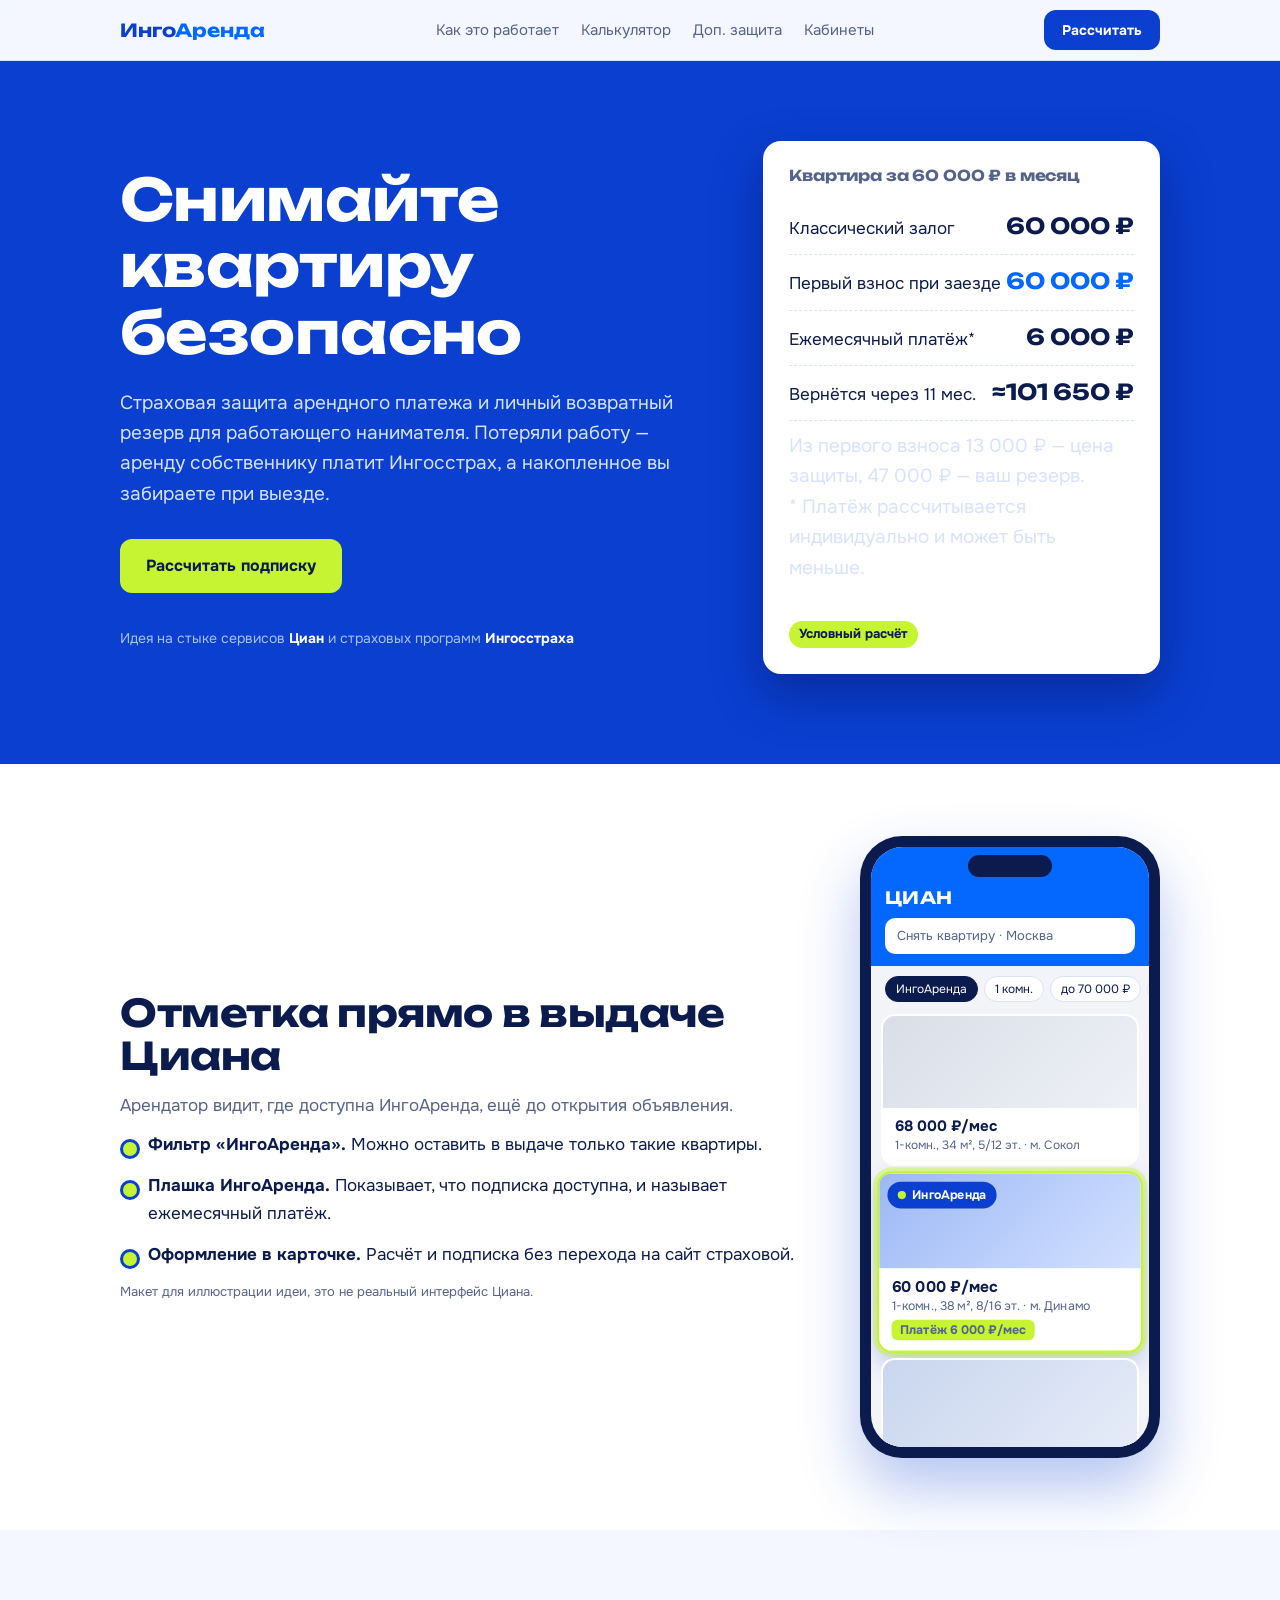
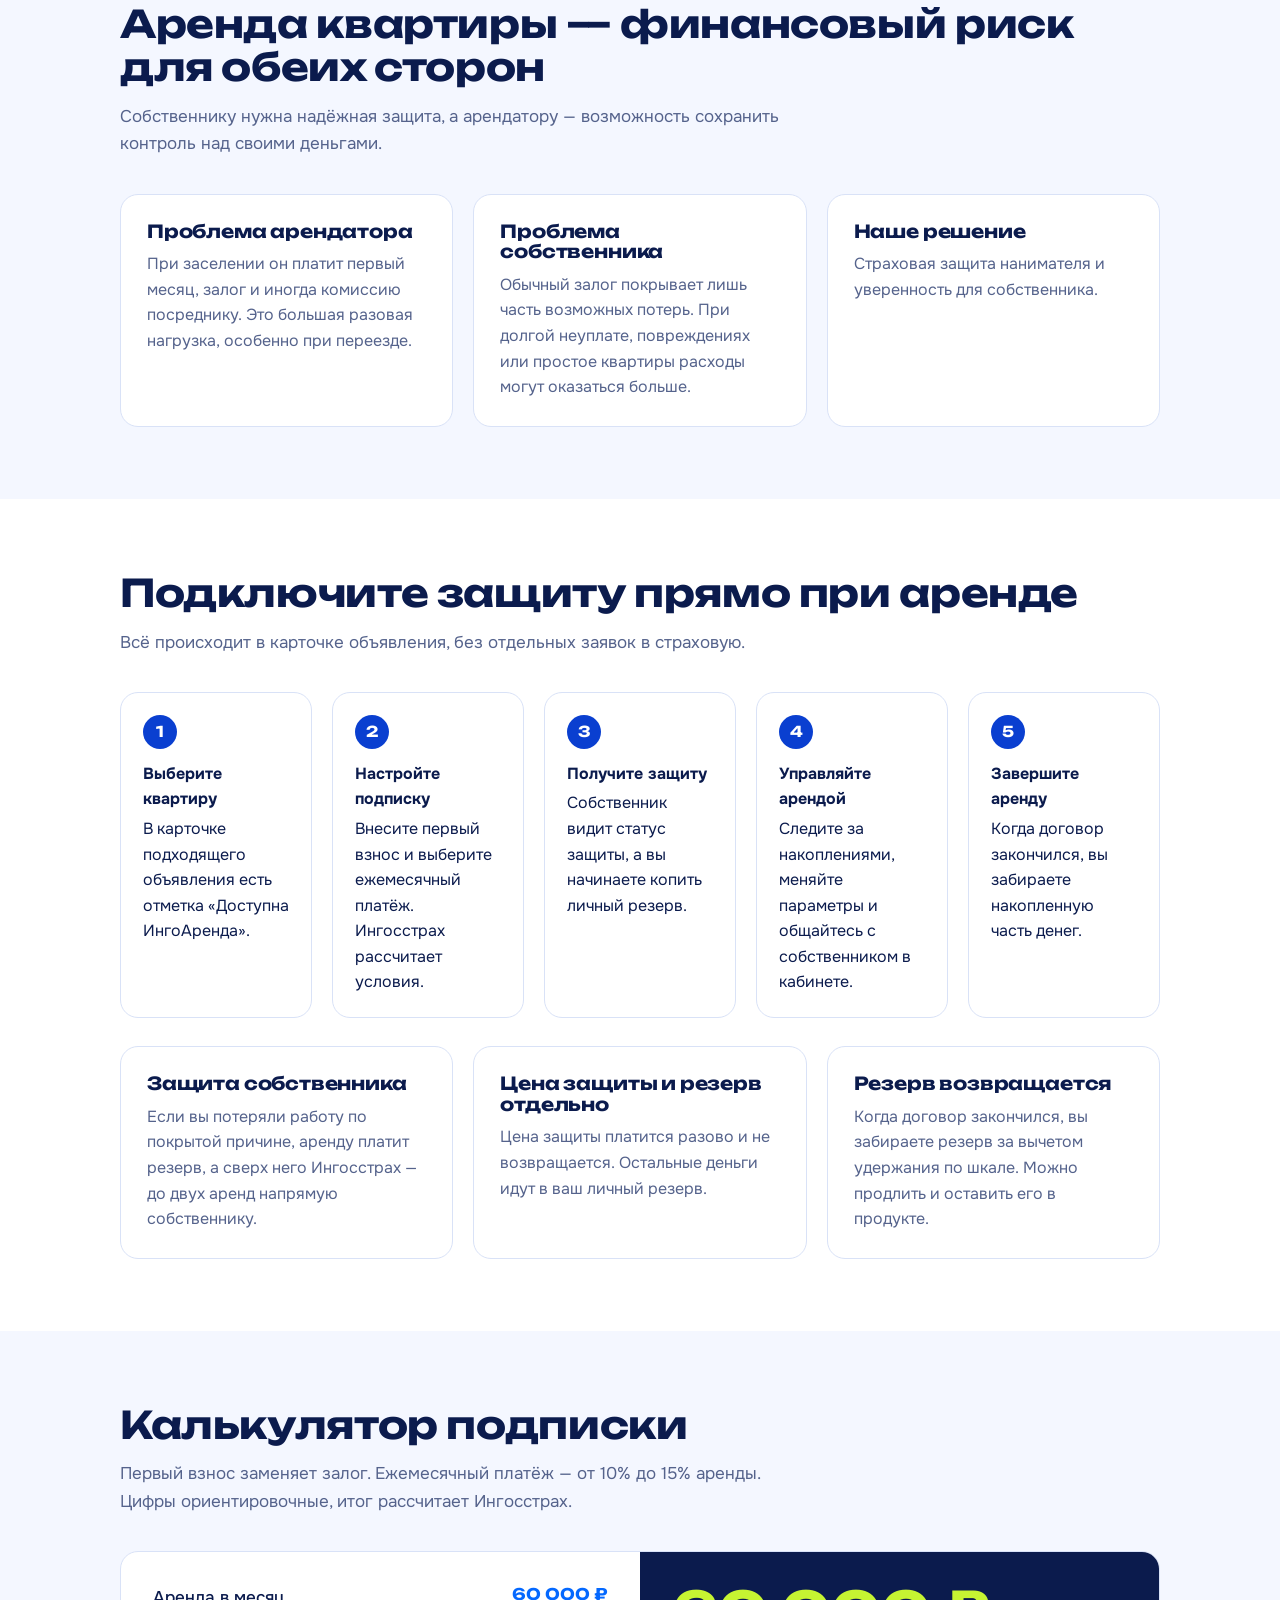
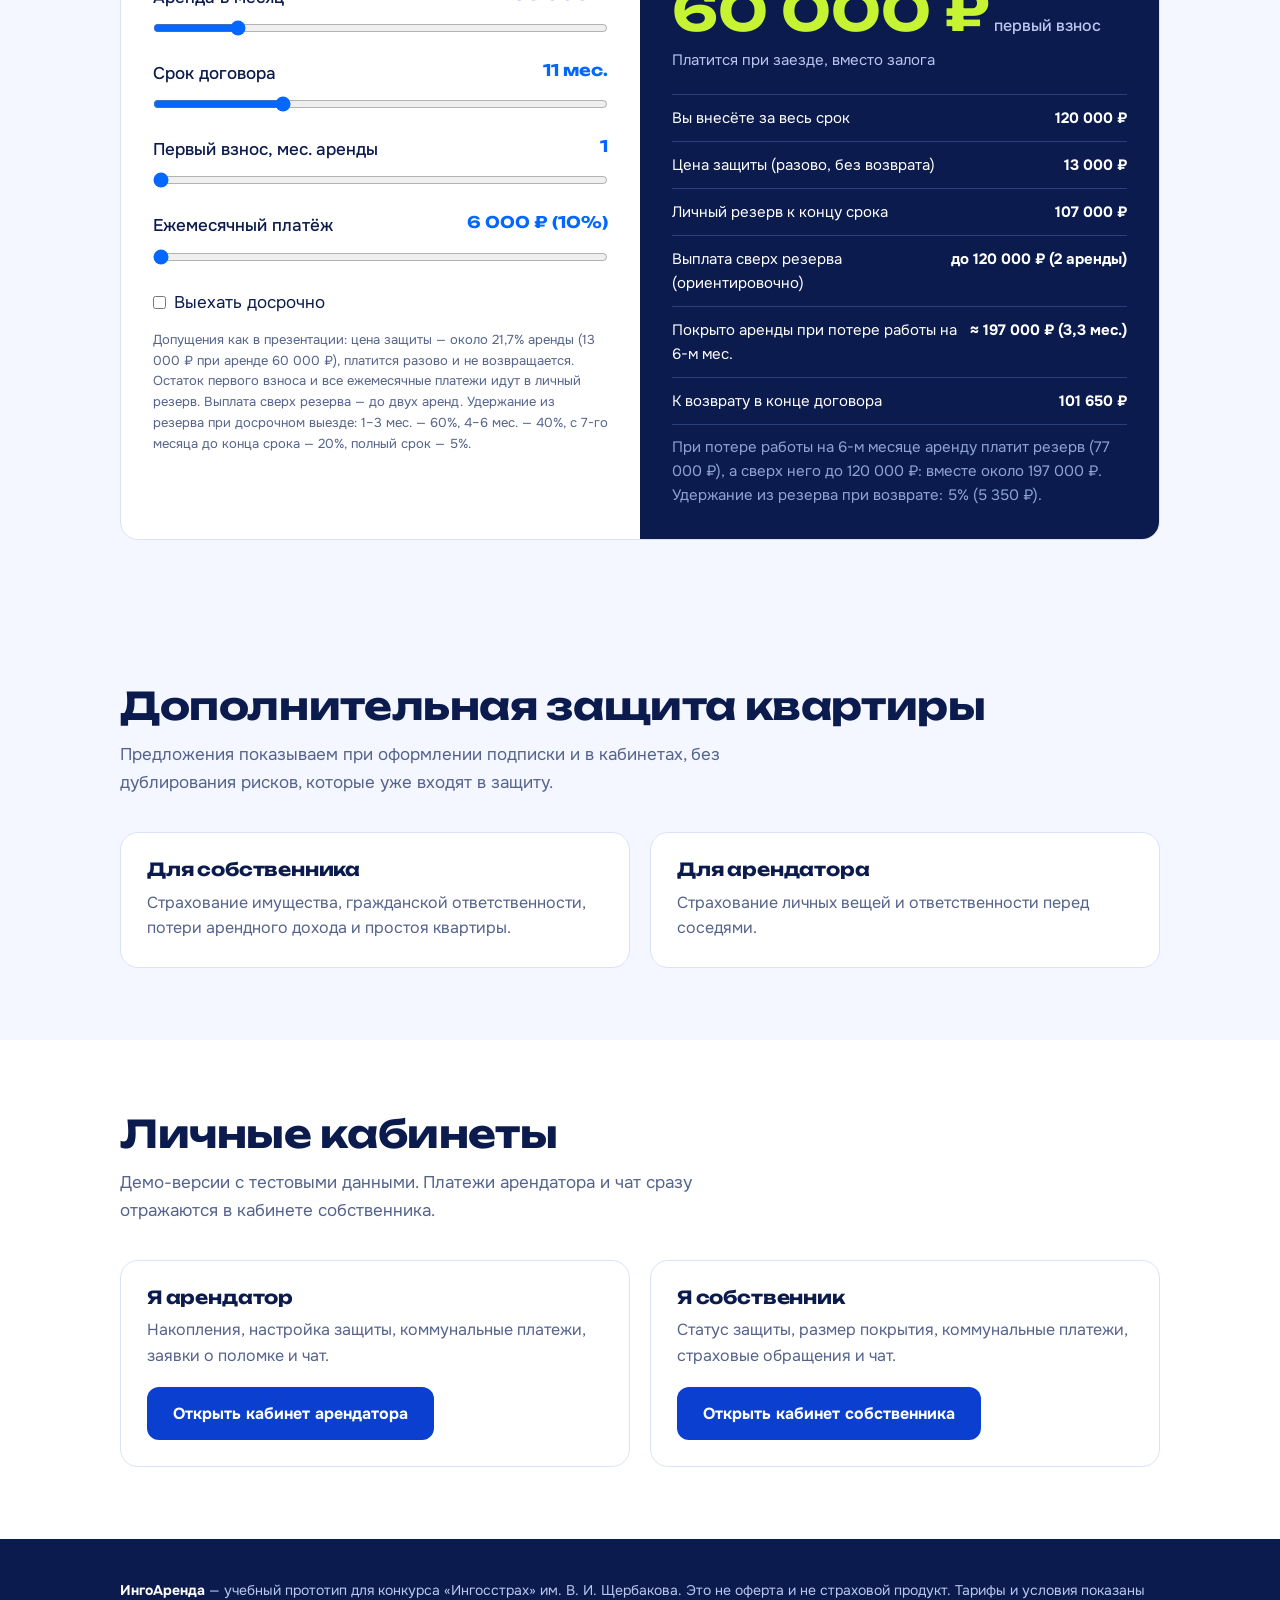
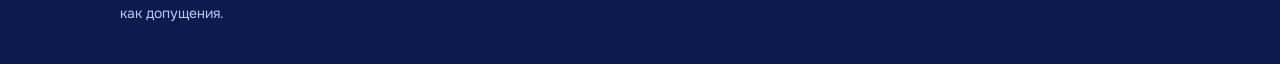
<file: index.html>
<!DOCTYPE html>
<html lang="ru">
<head>
<meta charset="utf-8">
<meta name="viewport" content="width=device-width, initial-scale=1">
<title>ИнгоАренда — снимать квартиру безопасно</title>
<meta name="description" content="Страхово-накопительная подписка для аренды: защита собственника и накопления арендатора. Совместная идея Циана и Ингосстраха.">
<link rel="icon" href="data:image/svg+xml,<svg xmlns='http://www.w3.org/2000/svg' viewBox='0 0 100 100'><text y='.9em' font-size='90'>🔑</text></svg>">
<link rel="preconnect" href="https://fonts.googleapis.com">
<link rel="preconnect" href="https://fonts.gstatic.com" crossorigin>
<link href="https://fonts.googleapis.com/css2?family=Onest:wght@400;500;700&family=Unbounded:wght@500;700&display=swap" rel="stylesheet">
<style>
:root{--ink:#0B1B4D;--ingos:#0A3FD0;--cian:#0468FF;--cyan:#3CC8FF;--lime:#C6F432;--bg:#F4F7FF;--card:#fff;--line:#D9E2F7;--mute:#55638C;--r:18px}
*{box-sizing:border-box;margin:0}
html{scroll-behavior:smooth}
body{font:400 17px/1.6 Onest,system-ui,sans-serif;color:var(--ink);background:var(--bg)}
h1,h2,h3{font-family:Unbounded,Onest,sans-serif;font-weight:700;line-height:1.15;letter-spacing:-.01em}
a{color:inherit}
.wrap{max-width:1080px;margin:0 auto;padding:0 20px}
section{padding:72px 0}
h2{font-size:clamp(26px,4vw,38px);margin-bottom:14px}
.lead{color:var(--mute);max-width:60ch;margin-bottom:36px}
header{position:sticky;top:0;z-index:5;background:rgba(244,247,255,.92);backdrop-filter:blur(8px);border-bottom:1px solid var(--line)}
nav{display:flex;align-items:center;justify-content:space-between;height:60px}
.logo{font:700 18px Unbounded,sans-serif;text-decoration:none;color:var(--ingos)}
.logo span{color:var(--cian)}
nav ul{display:flex;gap:22px;list-style:none;padding:0;font-size:15px}
nav a{text-decoration:none;color:var(--mute)}nav a:hover{color:var(--ink)}
.btn{display:inline-block;background:var(--ingos);color:#fff;padding:14px 26px;border-radius:12px;font-weight:700;text-decoration:none;border:0;cursor:pointer;font-size:16px;font-family:inherit}
.btn:hover{background:var(--cian)}
:focus-visible{outline:3px solid var(--cyan);outline-offset:2px}
.hero{background:var(--ingos);color:#fff;padding:80px 0 90px;overflow:hidden}
.hero-grid{display:grid;grid-template-columns:1.2fr .8fr;gap:48px;align-items:center}
.hero h1{font-size:clamp(32px,5.6vw,58px);margin-bottom:22px}
.hero p{font-size:19px;color:#D6E2FF;max-width:48ch;margin-bottom:30px}
.hero .btn{background:var(--lime);color:var(--ink)}
.hero .btn:hover{background:#fff}
.partners{margin-top:34px;font-size:14px;color:#A9C0FF}
.partners b{color:#fff}
.swap{background:#fff;color:var(--ink);border-radius:var(--r);padding:26px;box-shadow:0 20px 50px rgba(0,10,60,.35)}
.swap h3{font-size:15px;color:var(--mute);margin-bottom:16px}
.row{display:flex;justify-content:space-between;align-items:baseline;padding:12px 0;border-bottom:1px dashed var(--line)}
.row:last-child{border:0}
.row s{color:var(--mute)}
.row strong{font:700 22px Unbounded,sans-serif}
.row.new strong{color:var(--cian)}
.tag{display:inline-block;background:var(--lime);padding:3px 10px;border-radius:99px;font-size:13px;font-weight:700;margin-top:8px}
.grid3{display:grid;grid-template-columns:repeat(3,1fr);gap:20px}
.card{background:var(--card);border:1px solid var(--line);border-radius:var(--r);padding:26px}
.card h3{font-size:18px;margin-bottom:10px}
.card p{color:var(--mute);font-size:16px}
.stat{font:700 34px Unbounded,sans-serif;color:var(--cian);margin-bottom:6px}
.steps{counter-reset:s;list-style:none;padding:0;display:grid;grid-template-columns:repeat(4,1fr);gap:20px}
.steps li{counter-increment:s;background:var(--card);border:1px solid var(--line);border-radius:var(--r);padding:22px;font-size:16px}
.steps li::before{content:counter(s);display:grid;place-items:center;width:34px;height:34px;border-radius:50%;background:var(--ingos);color:#fff;font:700 15px Unbounded,sans-serif;margin-bottom:12px}
.steps b{display:block;margin-bottom:4px}
.calc{display:grid;grid-template-columns:1fr 1fr;gap:0;border-radius:var(--r);overflow:hidden;border:1px solid var(--line);background:#fff}
.calc .in{padding:32px}
.calc .out{background:var(--ink);color:#fff;padding:32px}
label{display:block;font-weight:500;margin:0 0 6px}
.val{float:right;font:700 16px Unbounded,sans-serif;color:var(--cian)}
input[type=range]{width:100%;accent-color:var(--cian);margin-bottom:24px}
input[type=number]{width:90px;padding:8px;border:1px solid var(--line);border-radius:8px;font:inherit}
.big{font:700 clamp(38px,6vw,54px) Unbounded,sans-serif;color:var(--lime);line-height:1}
.big small{font:500 16px Onest;color:#B8C7F0}
.out p{color:#B8C7F0;font-size:15px;margin:10px 0 0}
.kv{margin-top:22px;border-top:1px solid #29407F}
.kv div{display:flex;justify-content:space-between;gap:12px;padding:11px 0;border-bottom:1px solid #29407F;font-size:15px}
.kv b{color:#fff;white-space:nowrap}
.bar{height:12px;background:#29407F;border-radius:6px;margin-top:6px;overflow:hidden}
.bar i{display:block;height:100%;background:var(--cyan);width:0;transition:width .4s}
.note{font-size:13px;color:var(--mute);margin-top:14px}
.out .note{color:#8FA3D6}
.tw{overflow-x:auto;border:1px solid var(--line);border-radius:var(--r);background:#fff}
table{border-collapse:collapse;width:100%;min-width:760px;font-size:15px}
th,td{padding:14px 16px;text-align:left;vertical-align:top;border-bottom:1px solid var(--line)}
th{background:#EAF0FF;font-weight:700}
tr:last-child td{border:0}
tr.us td{background:#F1FBD0;font-weight:500}
.y{color:#0B7A3B;font-weight:700}.n{color:#B3341F}.q{color:var(--mute)}
.hyp{display:grid;grid-template-columns:repeat(2,1fr);gap:20px}
.hyp .card h3{font-size:16px}
footer{background:var(--ink);color:#B8C7F0;padding:40px 0;font-size:14px}
footer b{color:#fff}
.show{display:grid;grid-template-columns:1fr auto;gap:56px;align-items:center}
.phone{width:300px;background:#0B1B4D;border-radius:42px;padding:11px;box-shadow:0 30px 60px rgba(10,63,208,.3);margin:0 auto}
.scr{background:#F2F4F8;border-radius:32px;overflow:hidden;height:600px;position:relative;font-size:13px;line-height:1.35}
.scr::before{content:"";position:absolute;top:8px;left:50%;width:84px;height:22px;margin-left:-42px;background:#0B1B4D;border-radius:12px;z-index:2}
.cian-top{background:var(--cian);color:#fff;padding:40px 14px 12px}
.cian-top b{font:700 17px Unbounded,sans-serif;letter-spacing:.02em}
.srch{background:#fff;color:var(--mute);border-radius:10px;padding:9px 12px;margin-top:10px}
.chips{display:flex;gap:6px;padding:10px 14px 4px;overflow:hidden;white-space:nowrap}
.chips span{background:#fff;border:1px solid var(--line);border-radius:99px;padding:4px 10px;font-size:12px}
.chips span.on{background:var(--ink);color:#fff;border-color:var(--ink)}
.ad{background:#fff;margin:8px 10px;border-radius:14px;overflow:hidden;position:relative;border:2px solid transparent}
.ad .ph{height:92px;background:linear-gradient(135deg,#C9D6EE,#E6ECF8);display:flex;align-items:flex-end;padding:8px}
.ad .ph.b{background:linear-gradient(135deg,#9DB8F5,#D3E1FF)}
.ad .ph.c{background:linear-gradient(135deg,#D9DEE8,#EEF1F6)}
.ad .tx{padding:8px 12px 10px}
.ad .tx b{display:block;font-size:15px}
.ad .tx span{color:var(--mute);font-size:12px}
.ad.hl{border-color:var(--lime);box-shadow:0 0 0 4px rgba(198,244,50,.45),0 10px 24px rgba(10,63,208,.25);transform:scale(1.03)}
.pill{position:absolute;top:8px;left:8px;background:var(--ingos);color:#fff;font-weight:700;font-size:12px;padding:5px 10px;border-radius:99px;display:flex;gap:6px;align-items:center}
.pill i{width:8px;height:8px;border-radius:50%;background:var(--lime)}
.nodep{display:inline-block;background:var(--lime);color:var(--ink);font-weight:700;font-size:11px;padding:2px 8px;border-radius:6px;margin-top:4px}
.show ul{list-style:none;padding:0;display:grid;gap:14px;margin-top:8px}
.show li{padding-left:28px;position:relative}
.show li::before{content:"";position:absolute;left:0;top:8px;width:14px;height:14px;border-radius:50%;background:var(--lime);border:3px solid var(--ingos)}
.grid3.two{grid-template-columns:repeat(2,1fr)}
@media(max-width:860px){.grid3.two{grid-template-columns:1fr}}
@media(max-width:860px){.show{grid-template-columns:1fr}.scr{height:560px}}
@media(max-width:860px){.hero-grid,.calc,.hyp{grid-template-columns:1fr}.grid3{grid-template-columns:1fr}.steps{grid-template-columns:1fr 1fr}nav ul{display:none}section{padding:52px 0}}
@media(max-width:480px){.steps{grid-template-columns:1fr}}
@media(prefers-reduced-motion:reduce){*{transition:none!important;scroll-behavior:auto!important}}
</style>
</head>
<body>
<header><div class="wrap"><nav>
<a class="logo" href="#top">Инго<span>Аренда</span></a>
<ul><li><a href="#how">Как это работает</a></li><li><a href="#calc">Калькулятор</a></li><li><a href="#extra">Доп. защита</a></li><li><a href="#cabinets">Кабинеты</a></li></ul>
<a class="btn" href="#calc" style="padding:9px 18px;font-size:14px">Рассчитать</a>
</nav></div></header>

<main id="top">
<div class="hero"><div class="wrap hero-grid">
<div>
<h1>Снимайте квартиру безопасно</h1>
<p>Страховая защита арендного платежа и личный возвратный резерв для работающего нанимателя. Потеряли работу — аренду собственнику платит Ингосстрах, а накопленное вы забираете при выезде.</p>
<a class="btn" href="#calc">Рассчитать подписку</a>
<div class="partners">Идея на стыке сервисов <b>Циан</b> и страховых программ <b>Ингосстраха</b></div>
</div>
<div class="swap">
<h3>Квартира за 60 000 ₽ в месяц</h3>
<div class="row"><span>Классический залог</span><strong>60 000 ₽</strong></div>
<div class="row new"><span>Первый взнос при заезде</span><strong>60 000 ₽</strong></div>
<div class="row"><span>Ежемесячный платёж*</span><strong>6 000 ₽</strong></div>
<div class="row"><span>Вернётся через 11 мес.</span><strong>≈101 650 ₽</strong></div>
<p class="note" style="margin-top:10px">Из первого взноса 13 000 ₽ — цена защиты, 47 000 ₽ — ваш резерв.<br>* Платёж рассчитывается индивидуально и может быть меньше.</p>
<span class="tag">Условный расчёт</span>
</div>
</div></div>

<section id="phone" style="background:#fff"><div class="wrap show">
<div>
<h2>Отметка прямо в выдаче Циана</h2>
<p class="lead" style="margin-bottom:12px">Арендатор видит, где доступна ИнгоАренда, ещё до открытия объявления.</p>
<ul>
<li><b>Фильтр «ИнгоАренда».</b> Можно оставить в выдаче только такие квартиры.</li>
<li><b>Плашка ИнгоАренда.</b> Показывает, что подписка доступна, и называет ежемесячный платёж.</li>
<li><b>Оформление в карточке.</b> Расчёт и подписка без перехода на сайт страховой.</li>
</ul>
<p class="note">Макет для иллюстрации идеи, это не реальный интерфейс Циана.</p>
</div>
<div class="phone" role="img" aria-label="Телефон с выдачей квартир на Циане. Одна квартира выделена плашкой ИнгоАренда">
<div class="scr">
<div class="cian-top"><b>ЦИАН</b><div class="srch">Снять квартиру · Москва</div></div>
<div class="chips"><span class="on">ИнгоАренда</span><span>1 комн.</span><span>до 70 000 ₽</span><span>Метро</span></div>
<div class="ad"><div class="ph c"></div><div class="tx"><b>68 000 ₽/мес</b><span>1-комн., 34 м², 5/12 эт. · м. Сокол</span></div></div>
<div class="ad hl"><div class="ph b"></div><div class="pill"><i></i>ИнгоАренда</div><div class="tx"><b>60 000 ₽/мес</b><span>1-комн., 38 м², 8/16 эт. · м. Динамо</span><br><span class="nodep">Платёж 6 000 ₽/мес</span></div></div>
<div class="ad"><div class="ph"></div><div class="tx"><b>62 000 ₽/мес</b><span>2-комн., 45 м², 3/9 эт. · м. Аэропорт</span></div></div>
</div>
</div>
</div></section>

<section id="problem"><div class="wrap">
<h2>Аренда квартиры — финансовый риск для обеих сторон</h2>
<p class="lead">Собственнику нужна надёжная защита, а арендатору — возможность сохранить контроль над своими деньгами.</p>
<div class="grid3">
<div class="card"><h3>Проблема арендатора</h3><p>При заселении он платит первый месяц, залог и иногда комиссию посреднику. Это большая разовая нагрузка, особенно при переезде.</p></div>
<div class="card"><h3>Проблема собственника</h3><p>Обычный залог покрывает лишь часть возможных потерь. При долгой неуплате, повреждениях или простое квартиры расходы могут оказаться больше.</p></div>
<div class="card"><h3>Наше решение</h3><p>Страховая защита нанимателя и уверенность для собственника.</p></div>
</div>
</div></section>

<section id="how" style="background:#fff"><div class="wrap">
<h2>Подключите защиту прямо при аренде</h2>
<p class="lead">Всё происходит в карточке объявления, без отдельных заявок в страховую.</p>
<ol class="steps" style="grid-template-columns:repeat(auto-fit,minmax(180px,1fr))">
<li><b>Выберите квартиру</b>В карточке подходящего объявления есть отметка «Доступна ИнгоАренда».</li>
<li><b>Настройте подписку</b>Внесите первый взнос и выберите ежемесячный платёж. Ингосстрах рассчитает условия.</li>
<li><b>Получите защиту</b>Собственник видит статус защиты, а вы начинаете копить личный резерв.</li>
<li><b>Управляйте арендой</b>Следите за накоплениями, меняйте параметры и общайтесь с собственником в кабинете.</li>
<li><b>Завершите аренду</b>Когда договор закончился, вы забираете накопленную часть денег.</li>
</ol>
<div class="grid3" style="margin-top:28px">
<div class="card"><h3>Защита собственника</h3><p>Если вы потеряли работу по покрытой причине, аренду платит резерв, а сверх него Ингосстрах — до двух аренд напрямую собственнику.</p></div>
<div class="card"><h3>Цена защиты и резерв отдельно</h3><p>Цена защиты платится разово и не возвращается. Остальные деньги идут в ваш личный резерв.</p></div>
<div class="card"><h3>Резерв возвращается</h3><p>Когда договор закончился, вы забираете резерв за вычетом удержания по шкале. Можно продлить и оставить его в продукте.</p></div>
</div>
</div></section>

<section id="calc"><div class="wrap">
<h2>Калькулятор подписки</h2>
<p class="lead">Первый взнос заменяет залог. Ежемесячный платёж — от 10% до 15% аренды. Цифры ориентировочные, итог рассчитает Ингосстрах.</p>
<div class="calc">
<div class="in">
<label for="rent">Аренда в месяц <span class="val" id="rentV"></span></label>
<input id="rent" type="range" min="30000" max="200000" step="1000" value="60000">
<label for="term">Срок договора <span class="val" id="termV"></span></label>
<input id="term" type="range" min="6" max="24" step="1" value="11">
<label for="dep">Первый взнос, мес. аренды <span class="val" id="depV"></span></label>
<input id="dep" type="range" min="1" max="2" step="1" value="1">
<label for="pay">Ежемесячный платёж <span class="val" id="payV"></span></label>
<input id="pay" type="range" min="6000" max="9000" step="500" value="6000">
<label style="display:flex;gap:8px;align-items:center;font-weight:400"><input type="checkbox" id="early"> Выехать досрочно</label>
<div id="exitBox" hidden style="margin-top:14px"><label for="exitM">Выезд через <span class="val" id="exitV"></span></label>
<input id="exitM" type="range" min="1" max="10" step="1" value="2"></div>
<p class="note">Допущения как в презентации: цена защиты — около 21,7% аренды (13 000 ₽ при аренде 60 000 ₽), платится разово и не возвращается. Остаток первого взноса и все ежемесячные платежи идут в личный резерв. Выплата сверх резерва — до двух аренд. Удержание из резерва при досрочном выезде: 1–3 мес. — 60%, 4–6 мес. — 40%, с 7-го месяца до конца срока — 20%, полный срок — 5%.</p>
</div>
<div class="out" aria-live="polite">
<div class="big"><span id="init">0</span> ₽<small> первый взнос</small></div>
<p>Платится при заезде, вместо залога</p>
<div class="kv">
<div><span>Вы внесёте за весь срок</span><b id="total"></b></div>
<div><span>Цена защиты (разово, без возврата)</span><b id="cost"></b></div>
<div><span>Личный резерв к концу срока</span><b id="save"></b></div>
<div><span>Выплата сверх резерва (ориентировочно)</span><b id="cov"></b></div>
<div><span>Покрыто аренды при потере работы на 6-м мес.</span><b id="loss"></b></div>
<div><span id="retL">К возврату в конце договора</span><b id="ret"></b></div>
</div>
<p class="note" id="verdict"></p>
</div>
</div>
</div></section>




<section id="extra"><div class="wrap">
<h2>Дополнительная защита квартиры</h2>
<p class="lead">Предложения показываем при оформлении подписки и в кабинетах, без дублирования рисков, которые уже входят в защиту.</p>
<div class="grid3 two">
<div class="card"><h3>Для собственника</h3><p>Страхование имущества, гражданской ответственности, потери арендного дохода и простоя квартиры.</p></div>
<div class="card"><h3>Для арендатора</h3><p>Страхование личных вещей и ответственности перед соседями.</p></div>
</div>
</div></section>

<section id="cabinets" style="background:#fff"><div class="wrap">
<h2>Личные кабинеты</h2>
<p class="lead">Демо-версии с тестовыми данными. Платежи арендатора и чат сразу отражаются в кабинете собственника.</p>
<div class="grid3 two">
<div class="card"><h3>Я арендатор</h3><p style="margin-bottom:18px">Накопления, настройка защиты, коммунальные платежи, заявки о поломке и чат.</p><a class="btn" href="tenant.html">Открыть кабинет арендатора</a></div>
<div class="card"><h3>Я собственник</h3><p style="margin-bottom:18px">Статус защиты, размер покрытия, коммунальные платежи, страховые обращения и чат.</p><a class="btn" href="landlord.html">Открыть кабинет собственника</a></div>
</div>
</div></section>
</main>

<footer><div class="wrap"><b>ИнгоАренда</b> — учебный прототип для конкурса «Ингосстрах» им. В. И. Щербакова. Это не оферта и не страховой продукт. Тарифы и условия показаны как допущения.</div></footer>

<script>
const $=id=>document.getElementById(id);
const PROT=13000/60000, PAYOUT=2, LOSS_M=6; // допущения из презентации (слайды 11, 33–35)
const fmt=n=>Math.round(n).toLocaleString('ru-RU').replace(/\u00a0/g,' ')+' ₽';
// шкала удержания из резерва (слайд 33): 1–3 мес. 60%, 4–6 мес. 40%, 7 мес. и до конца срока 20%, полный срок 5%
const feeRate=(done,term)=>done>=term?0.05:done<=3?0.6:done<=6?0.4:0.2;
function calc(){
  const rent=+$('rent').value, term=+$('term').value, dep=+$('dep').value, early=$('early').checked;
  const pay=$('pay'); pay.min=Math.ceil(rent*0.10/500)*500; pay.max=Math.floor(rent*0.15/500)*500; // 10–15% аренды
  if(+pay.value>+pay.max) pay.value=pay.max; if(+pay.value<+pay.min) pay.value=pay.min;
  const ex=$('exitM'); ex.max=term-1; if(+ex.value>+ex.max) ex.value=ex.max;
  $('exitBox').hidden=!early;
  const m=+pay.value, first=dep*rent, prot=Math.round(rent*PROT); // цена защиты без округления до тысяч (A3)
  const done=early?+ex.value:term, fee=feeRate(done,term);
  const reserve=first-prot+m*(done-1);
  const lossRes=first-prot+m*(LOSS_M-1), lossTot=lossRes+PAYOUT*rent; // потеря работы на 6-м месяце (слайд 34)
  $('rentV').textContent=fmt(rent); $('termV').textContent=term+' мес.';
  $('depV').textContent=dep; $('payV').textContent=fmt(m)+' ('+Math.round(m/rent*100)+'%)';
  $('exitV').textContent=ex.value+' мес.';
  $('init').textContent=Math.round(first).toLocaleString('ru-RU');
  $('total').textContent=fmt(first+m*(done-1));
  $('cost').textContent=fmt(prot);
  $('save').textContent=fmt(reserve);
  $('cov').textContent='до '+fmt(PAYOUT*rent)+' (2 аренды)';
  $('loss').textContent='≈ '+fmt(lossTot)+' ('+(lossTot/rent).toFixed(1).replace('.',',')+' мес.)';
  $('retL').textContent=early?'К возврату при выезде через '+done+' мес.':'К возврату в конце договора';
  $('ret').textContent=fmt(reserve*(1-fee));
  $('verdict').textContent='При потере работы на '+LOSS_M+'-м месяце аренду платит резерв ('+fmt(lossRes)+'), а сверх него до '+fmt(PAYOUT*rent)+': вместе около '+fmt(lossTot)+'. Удержание из резерва при возврате: '+Math.round(fee*100)+'% ('+fmt(reserve*fee)+').';
}
document.querySelectorAll('.in input').forEach(e=>e.addEventListener('input',calc));
calc();
</script>
</body>
</html>
</file>
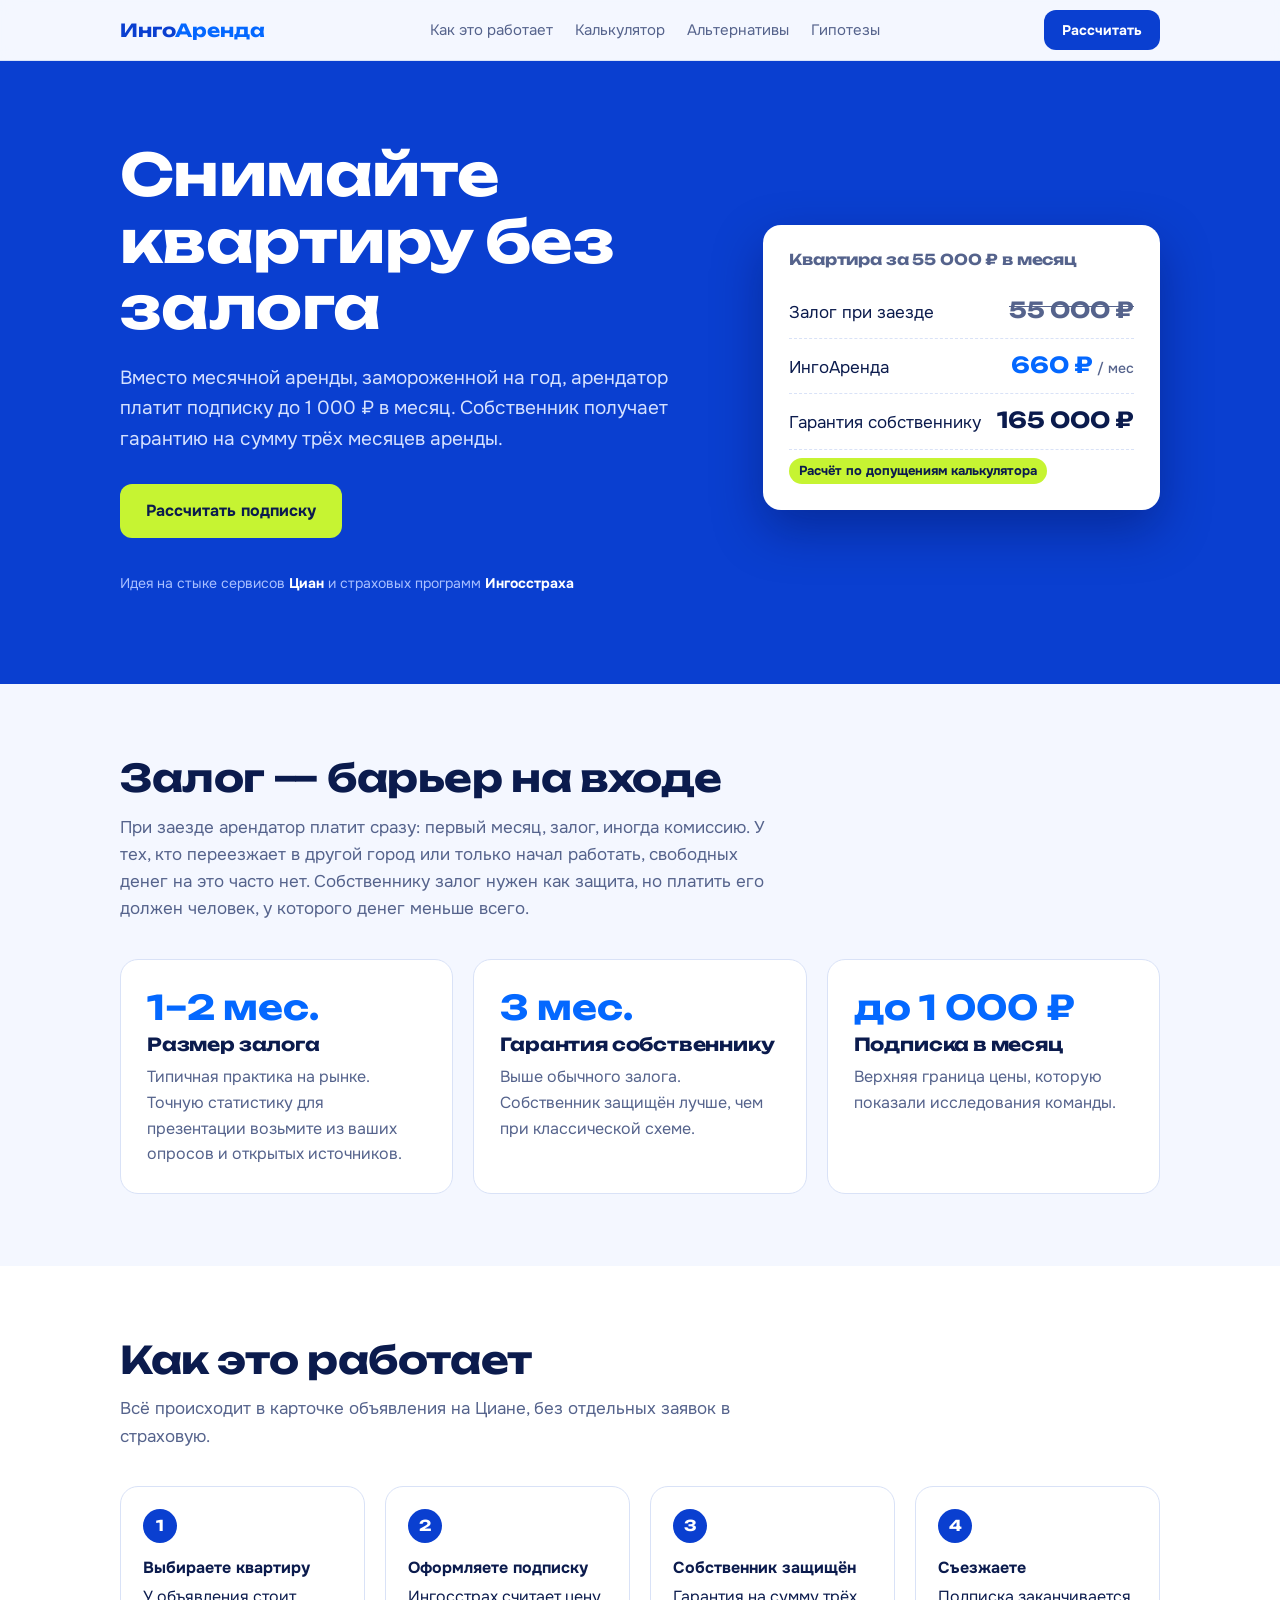
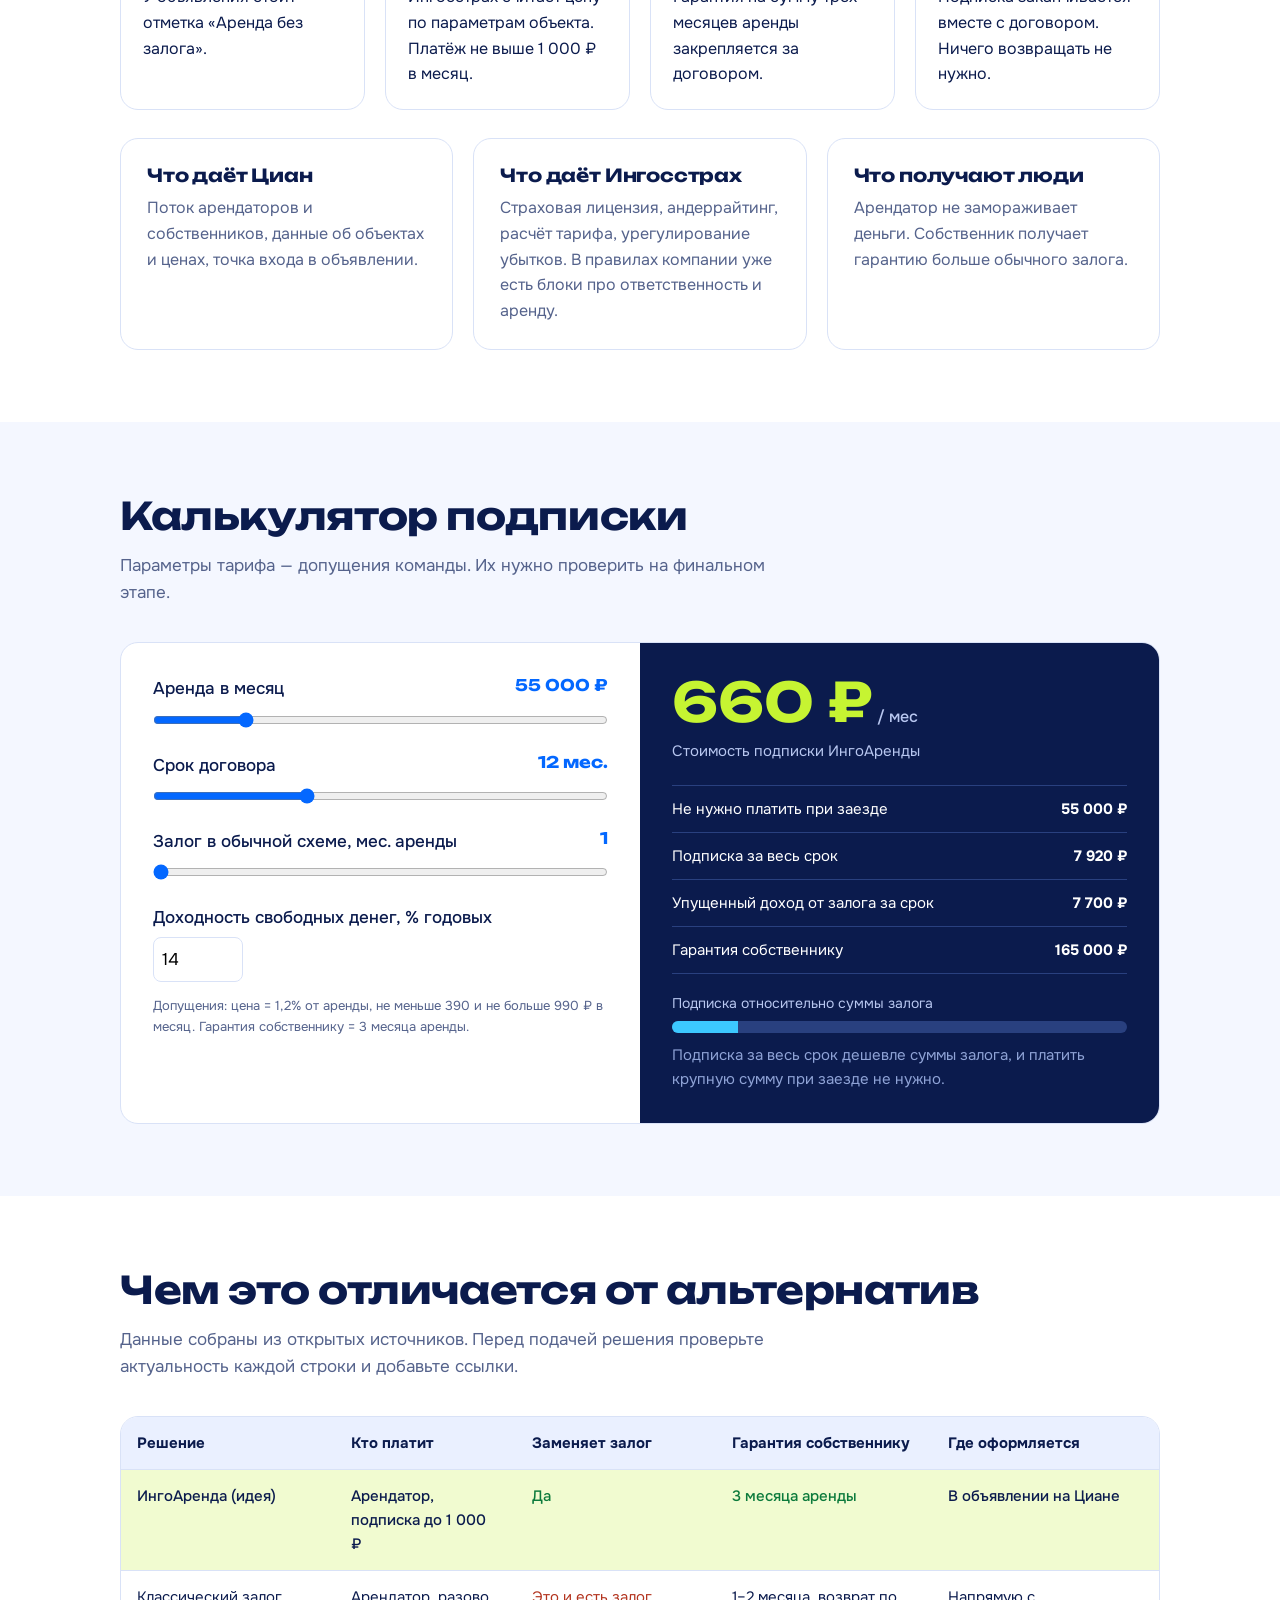
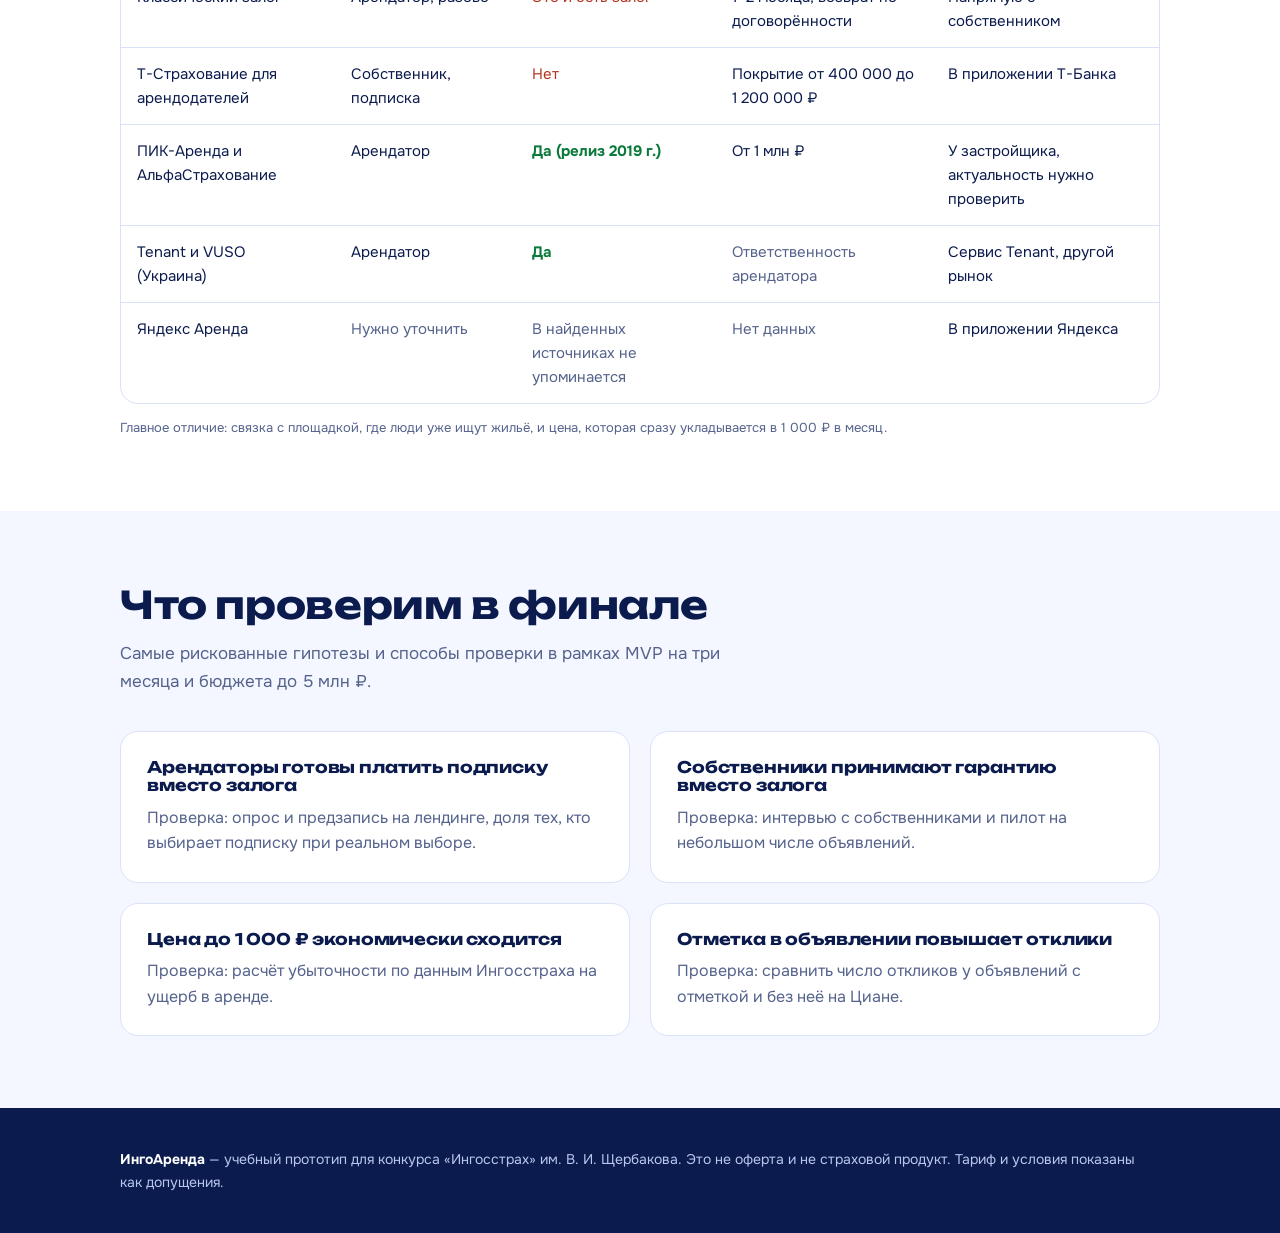
<file: index (5).html>
<!DOCTYPE html>
<html lang="ru">
<head>
<meta charset="utf-8">
<meta name="viewport" content="width=device-width, initial-scale=1">
<title>ИнгоАренда — съём без залога</title>
<meta name="description" content="Подписка до 1 000 ₽ в месяц вместо залога. Собственник получает гарантию на 3 месяца аренды. Совместная идея Циана и Ингосстраха.">
<link rel="icon" href="data:image/svg+xml,<svg xmlns='http://www.w3.org/2000/svg' viewBox='0 0 100 100'><text y='.9em' font-size='90'>🔑</text></svg>">
<link rel="preconnect" href="https://fonts.googleapis.com">
<link rel="preconnect" href="https://fonts.gstatic.com" crossorigin>
<link href="https://fonts.googleapis.com/css2?family=Onest:wght@400;500;700&family=Unbounded:wght@500;700&display=swap" rel="stylesheet">
<style>
:root{--ink:#0B1B4D;--ingos:#0A3FD0;--cian:#0468FF;--cyan:#3CC8FF;--lime:#C6F432;--bg:#F4F7FF;--card:#fff;--line:#D9E2F7;--mute:#55638C;--r:18px}
*{box-sizing:border-box;margin:0}
html{scroll-behavior:smooth}
body{font:400 17px/1.6 Onest,system-ui,sans-serif;color:var(--ink);background:var(--bg)}
h1,h2,h3{font-family:Unbounded,Onest,sans-serif;font-weight:700;line-height:1.15;letter-spacing:-.01em}
a{color:inherit}
.wrap{max-width:1080px;margin:0 auto;padding:0 20px}
section{padding:72px 0}
h2{font-size:clamp(26px,4vw,38px);margin-bottom:14px}
.lead{color:var(--mute);max-width:60ch;margin-bottom:36px}
header{position:sticky;top:0;z-index:5;background:rgba(244,247,255,.92);backdrop-filter:blur(8px);border-bottom:1px solid var(--line)}
nav{display:flex;align-items:center;justify-content:space-between;height:60px}
.logo{font:700 18px Unbounded,sans-serif;text-decoration:none;color:var(--ingos)}
.logo span{color:var(--cian)}
nav ul{display:flex;gap:22px;list-style:none;padding:0;font-size:15px}
nav a{text-decoration:none;color:var(--mute)}nav a:hover{color:var(--ink)}
.btn{display:inline-block;background:var(--ingos);color:#fff;padding:14px 26px;border-radius:12px;font-weight:700;text-decoration:none;border:0;cursor:pointer;font-size:16px;font-family:inherit}
.btn:hover{background:var(--cian)}
:focus-visible{outline:3px solid var(--cyan);outline-offset:2px}
.hero{background:var(--ingos);color:#fff;padding:80px 0 90px;overflow:hidden}
.hero-grid{display:grid;grid-template-columns:1.2fr .8fr;gap:48px;align-items:center}
.hero h1{font-size:clamp(32px,5.6vw,58px);margin-bottom:22px}
.hero p{font-size:19px;color:#D6E2FF;max-width:48ch;margin-bottom:30px}
.hero .btn{background:var(--lime);color:var(--ink)}
.hero .btn:hover{background:#fff}
.partners{margin-top:34px;font-size:14px;color:#A9C0FF}
.partners b{color:#fff}
.swap{background:#fff;color:var(--ink);border-radius:var(--r);padding:26px;box-shadow:0 20px 50px rgba(0,10,60,.35)}
.swap h3{font-size:15px;color:var(--mute);margin-bottom:16px}
.row{display:flex;justify-content:space-between;align-items:baseline;padding:12px 0;border-bottom:1px dashed var(--line)}
.row:last-child{border:0}
.row s{color:var(--mute)}
.row strong{font:700 22px Unbounded,sans-serif}
.row.new strong{color:var(--cian)}
.tag{display:inline-block;background:var(--lime);padding:3px 10px;border-radius:99px;font-size:13px;font-weight:700;margin-top:8px}
.grid3{display:grid;grid-template-columns:repeat(3,1fr);gap:20px}
.card{background:var(--card);border:1px solid var(--line);border-radius:var(--r);padding:26px}
.card h3{font-size:18px;margin-bottom:10px}
.card p{color:var(--mute);font-size:16px}
.stat{font:700 34px Unbounded,sans-serif;color:var(--cian);margin-bottom:6px}
.steps{counter-reset:s;list-style:none;padding:0;display:grid;grid-template-columns:repeat(4,1fr);gap:20px}
.steps li{counter-increment:s;background:var(--card);border:1px solid var(--line);border-radius:var(--r);padding:22px;font-size:16px}
.steps li::before{content:counter(s);display:grid;place-items:center;width:34px;height:34px;border-radius:50%;background:var(--ingos);color:#fff;font:700 15px Unbounded,sans-serif;margin-bottom:12px}
.steps b{display:block;margin-bottom:4px}
.calc{display:grid;grid-template-columns:1fr 1fr;gap:0;border-radius:var(--r);overflow:hidden;border:1px solid var(--line);background:#fff}
.calc .in{padding:32px}
.calc .out{background:var(--ink);color:#fff;padding:32px}
label{display:block;font-weight:500;margin:0 0 6px}
.val{float:right;font:700 16px Unbounded,sans-serif;color:var(--cian)}
input[type=range]{width:100%;accent-color:var(--cian);margin-bottom:24px}
input[type=number]{width:90px;padding:8px;border:1px solid var(--line);border-radius:8px;font:inherit}
.big{font:700 clamp(38px,6vw,54px) Unbounded,sans-serif;color:var(--lime);line-height:1}
.big small{font:500 16px Onest;color:#B8C7F0}
.out p{color:#B8C7F0;font-size:15px;margin:10px 0 0}
.kv{margin-top:22px;border-top:1px solid #29407F}
.kv div{display:flex;justify-content:space-between;gap:12px;padding:11px 0;border-bottom:1px solid #29407F;font-size:15px}
.kv b{color:#fff;white-space:nowrap}
.bar{height:12px;background:#29407F;border-radius:6px;margin-top:6px;overflow:hidden}
.bar i{display:block;height:100%;background:var(--cyan);width:0;transition:width .4s}
.note{font-size:13px;color:var(--mute);margin-top:14px}
.out .note{color:#8FA3D6}
.tw{overflow-x:auto;border:1px solid var(--line);border-radius:var(--r);background:#fff}
table{border-collapse:collapse;width:100%;min-width:760px;font-size:15px}
th,td{padding:14px 16px;text-align:left;vertical-align:top;border-bottom:1px solid var(--line)}
th{background:#EAF0FF;font-weight:700}
tr:last-child td{border:0}
tr.us td{background:#F1FBD0;font-weight:500}
.y{color:#0B7A3B;font-weight:700}.n{color:#B3341F}.q{color:var(--mute)}
.hyp{display:grid;grid-template-columns:repeat(2,1fr);gap:20px}
.hyp .card h3{font-size:16px}
footer{background:var(--ink);color:#B8C7F0;padding:40px 0;font-size:14px}
footer b{color:#fff}
@media(max-width:860px){.hero-grid,.calc,.hyp{grid-template-columns:1fr}.grid3{grid-template-columns:1fr}.steps{grid-template-columns:1fr 1fr}nav ul{display:none}section{padding:52px 0}}
@media(max-width:480px){.steps{grid-template-columns:1fr}}
@media(prefers-reduced-motion:reduce){*{transition:none!important;scroll-behavior:auto!important}}
</style>
</head>
<body>
<header><div class="wrap"><nav>
<a class="logo" href="#top">Инго<span>Аренда</span></a>
<ul><li><a href="#how">Как это работает</a></li><li><a href="#calc">Калькулятор</a></li><li><a href="#compare">Альтернативы</a></li><li><a href="#hyp">Гипотезы</a></li></ul>
<a class="btn" href="#calc" style="padding:9px 18px;font-size:14px">Рассчитать</a>
</nav></div></header>

<main id="top">
<div class="hero"><div class="wrap hero-grid">
<div>
<h1>Снимайте квартиру без залога</h1>
<p>Вместо месячной аренды, замороженной на год, арендатор платит подписку до 1 000 ₽ в месяц. Собственник получает гарантию на сумму трёх месяцев аренды.</p>
<a class="btn" href="#calc">Рассчитать подписку</a>
<div class="partners">Идея на стыке сервисов <b>Циан</b> и страховых программ <b>Ингосстраха</b></div>
</div>
<div class="swap">
<h3>Квартира за 55 000 ₽ в месяц</h3>
<div class="row"><span>Залог при заезде</span><s><strong>55 000 ₽</strong></s></div>
<div class="row new"><span>ИнгоАренда</span><strong>660 ₽<small style="font:500 14px Onest;color:#55638C"> / мес</small></strong></div>
<div class="row"><span>Гарантия собственнику</span><strong>165 000 ₽</strong></div>
<span class="tag">Расчёт по допущениям калькулятора</span>
</div>
</div></div>

<section id="problem"><div class="wrap">
<h2>Залог — барьер на входе</h2>
<p class="lead">При заезде арендатор платит сразу: первый месяц, залог, иногда комиссию. У тех, кто переезжает в другой город или только начал работать, свободных денег на это часто нет. Собственнику залог нужен как защита, но платить его должен человек, у которого денег меньше всего.</p>
<div class="grid3">
<div class="card"><div class="stat">1–2 мес.</div><h3>Размер залога</h3><p>Типичная практика на рынке. Точную статистику для презентации возьмите из ваших опросов и открытых источников.</p></div>
<div class="card"><div class="stat">3 мес.</div><h3>Гарантия собственнику</h3><p>Выше обычного залога. Собственник защищён лучше, чем при классической схеме.</p></div>
<div class="card"><div class="stat">до 1 000 ₽</div><h3>Подписка в месяц</h3><p>Верхняя граница цены, которую показали исследования команды.</p></div>
</div>
</div></section>

<section id="how" style="background:#fff"><div class="wrap">
<h2>Как это работает</h2>
<p class="lead">Всё происходит в карточке объявления на Циане, без отдельных заявок в страховую.</p>
<ol class="steps">
<li><b>Выбираете квартиру</b>У объявления стоит отметка «Аренда без залога».</li>
<li><b>Оформляете подписку</b>Ингосстрах считает цену по параметрам объекта. Платёж не выше 1 000 ₽ в месяц.</li>
<li><b>Собственник защищён</b>Гарантия на сумму трёх месяцев аренды закрепляется за договором.</li>
<li><b>Съезжаете</b>Подписка заканчивается вместе с договором. Ничего возвращать не нужно.</li>
</ol>
<div class="grid3" style="margin-top:28px">
<div class="card"><h3>Что даёт Циан</h3><p>Поток арендаторов и собственников, данные об объектах и ценах, точка входа в объявлении.</p></div>
<div class="card"><h3>Что даёт Ингосстрах</h3><p>Страховая лицензия, андеррайтинг, расчёт тарифа, урегулирование убытков. В правилах компании уже есть блоки про ответственность и аренду.</p></div>
<div class="card"><h3>Что получают люди</h3><p>Арендатор не замораживает деньги. Собственник получает гарантию больше обычного залога.</p></div>
</div>
</div></section>

<section id="calc"><div class="wrap">
<h2>Калькулятор подписки</h2>
<p class="lead">Параметры тарифа — допущения команды. Их нужно проверить на финальном этапе.</p>
<div class="calc">
<div class="in">
<label for="rent">Аренда в месяц <span class="val" id="rentV"></span></label>
<input id="rent" type="range" min="20000" max="200000" step="1000" value="55000">
<label for="term">Срок договора <span class="val" id="termV"></span></label>
<input id="term" type="range" min="6" max="24" step="1" value="12">
<label for="dep">Залог в обычной схеме, мес. аренды <span class="val" id="depV"></span></label>
<input id="dep" type="range" min="1" max="3" step="1" value="1">
<label for="rate">Доходность свободных денег, % годовых</label>
<input id="rate" type="number" min="0" max="30" step="1" value="14">
<p class="note">Допущения: цена = 1,2% от аренды, не меньше 390 и не больше 990 ₽ в месяц. Гарантия собственнику = 3 месяца аренды.</p>
</div>
<div class="out" aria-live="polite">
<div class="big"><span id="price">0</span> ₽<small> / мес</small></div>
<p>Стоимость подписки ИнгоАренды</p>
<div class="kv">
<div><span>Не нужно платить при заезде</span><b id="frozen"></b></div>
<div><span>Подписка за весь срок</span><b id="total"></b></div>
<div><span>Упущенный доход от залога за срок</span><b id="lost"></b></div>
<div><span>Гарантия собственнику</span><b id="guar"></b></div>
</div>
<div style="margin-top:18px;font-size:14px;color:#B8C7F0">Подписка относительно суммы залога<div class="bar"><i id="bar"></i></div></div>
<p class="note" id="verdict"></p>
</div>
</div>
</div></section>

<section id="compare" style="background:#fff"><div class="wrap">
<h2>Чем это отличается от альтернатив</h2>
<p class="lead">Данные собраны из открытых источников. Перед подачей решения проверьте актуальность каждой строки и добавьте ссылки.</p>
<div class="tw"><table>
<thead><tr><th>Решение</th><th>Кто платит</th><th>Заменяет залог</th><th>Гарантия собственнику</th><th>Где оформляется</th></tr></thead>
<tbody>
<tr class="us"><td>ИнгоАренда (идея)</td><td>Арендатор, подписка до 1 000 ₽</td><td class="y">Да</td><td class="y">3 месяца аренды</td><td>В объявлении на Циане</td></tr>
<tr><td>Классический залог</td><td>Арендатор, разово</td><td class="n">Это и есть залог</td><td>1–2 месяца, возврат по договорённости</td><td>Напрямую с собственником</td></tr>
<tr><td>Т-Страхование для арендодателей</td><td>Собственник, подписка</td><td class="n">Нет</td><td>Покрытие от 400 000 до 1 200 000 ₽</td><td>В приложении Т-Банка</td></tr>
<tr><td>ПИК-Аренда и АльфаСтрахование</td><td>Арендатор</td><td class="y">Да (релиз 2019 г.)</td><td>От 1 млн ₽</td><td>У застройщика, актуальность нужно проверить</td></tr>
<tr><td>Tenant и VUSO (Украина)</td><td>Арендатор</td><td class="y">Да</td><td class="q">Ответственность арендатора</td><td>Сервис Tenant, другой рынок</td></tr>
<tr><td>Яндекс Аренда</td><td class="q">Нужно уточнить</td><td class="q">В найденных источниках не упоминается</td><td class="q">Нет данных</td><td>В приложении Яндекса</td></tr>
</tbody></table></div>
<p class="note">Главное отличие: связка с площадкой, где люди уже ищут жильё, и цена, которая сразу укладывается в 1 000 ₽ в месяц.</p>
</div></section>

<section id="hyp"><div class="wrap">
<h2>Что проверим в финале</h2>
<p class="lead">Самые рискованные гипотезы и способы проверки в рамках MVP на три месяца и бюджета до 5 млн ₽.</p>
<div class="hyp">
<div class="card"><h3>Арендаторы готовы платить подписку вместо залога</h3><p>Проверка: опрос и предзапись на лендинге, доля тех, кто выбирает подписку при реальном выборе.</p></div>
<div class="card"><h3>Собственники принимают гарантию вместо залога</h3><p>Проверка: интервью с собственниками и пилот на небольшом числе объявлений.</p></div>
<div class="card"><h3>Цена до 1 000 ₽ экономически сходится</h3><p>Проверка: расчёт убыточности по данным Ингосстраха на ущерб в аренде.</p></div>
<div class="card"><h3>Отметка в объявлении повышает отклики</h3><p>Проверка: сравнить число откликов у объявлений с отметкой и без неё на Циане.</p></div>
</div>
</div></section>
</main>

<footer><div class="wrap"><b>ИнгоАренда</b> — учебный прототип для конкурса «Ингосстрах» им. В. И. Щербакова. Это не оферта и не страховой продукт. Тариф и условия показаны как допущения.</div></footer>

<script>
const $=id=>document.getElementById(id);
const fmt=n=>Math.round(n).toLocaleString('ru-RU').replace(/\u00a0/g,' ')+' ₽';
function calc(){
  const rent=+$('rent').value, term=+$('term').value, dep=+$('dep').value;
  const rate=Math.max(0,Math.min(30,+$('rate').value||0));
  const price=Math.min(990,Math.max(390,Math.round(rent*0.012/10)*10));
  const frozen=rent*dep, total=price*term, lost=frozen*rate/100*term/12;
  $('rentV').textContent=fmt(rent);
  $('termV').textContent=term+' мес.';
  $('depV').textContent=dep;
  $('price').textContent=price.toLocaleString('ru-RU');
  $('frozen').textContent=fmt(frozen);
  $('total').textContent=fmt(total);
  $('lost').textContent=fmt(lost);
  $('guar').textContent=fmt(rent*3);
  $('bar').style.width=Math.min(100,total/frozen*100)+'%';
  $('verdict').textContent=total>frozen
    ? 'Подписка за весь срок дороже залога, но залог возвращают, а подписка нет. Ценность в том, что не нужно платить крупную сумму при заезде.'
    : 'Подписка за весь срок дешевле суммы залога, и платить крупную сумму при заезде не нужно.';
}
document.querySelectorAll('.in input').forEach(e=>e.addEventListener('input',calc));
calc();
</script>
</body>
</html>
</file>
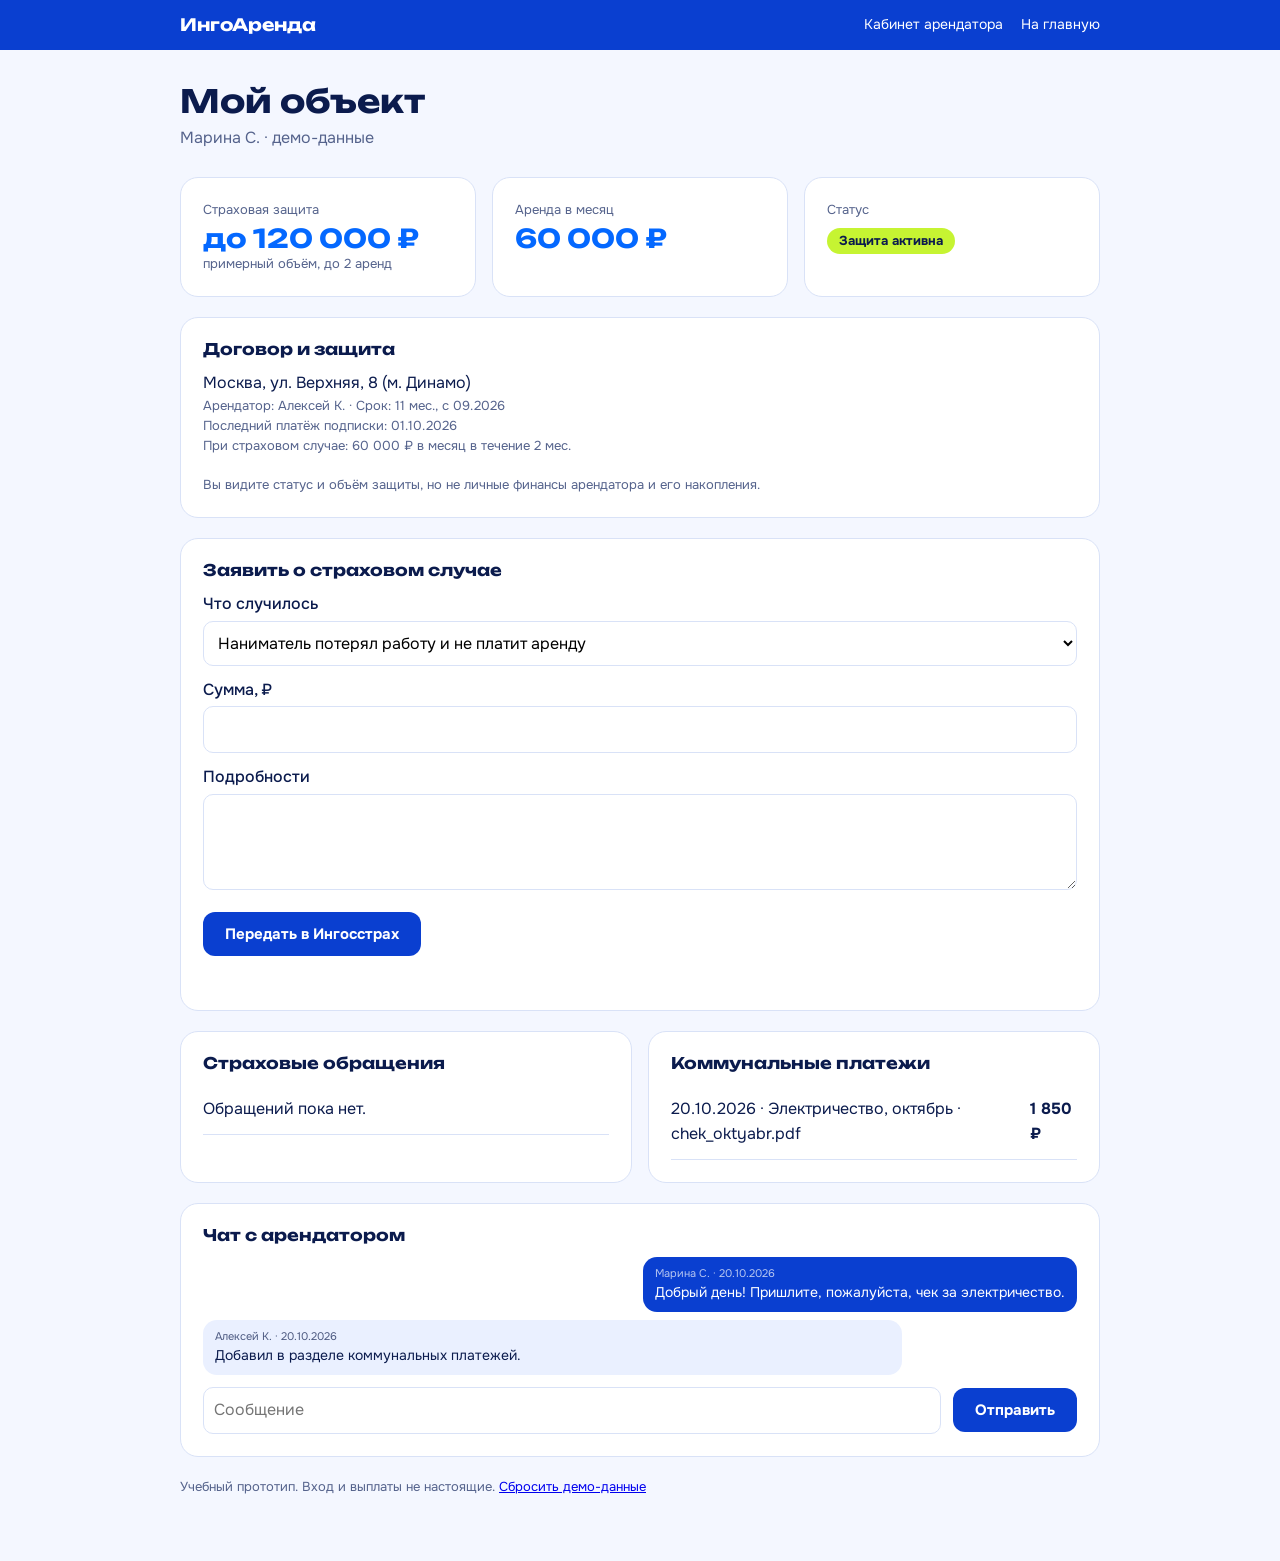
<file: landlord.html>
<!DOCTYPE html>
<html lang="ru"><head><meta charset="utf-8"><meta name="viewport" content="width=device-width, initial-scale=1">
<title>Кабинет собственника — ИнгоАренда</title>
<link href="https://fonts.googleapis.com/css2?family=Onest:wght@400;500;700&family=Unbounded:wght@700&display=swap" rel="stylesheet">
<link rel="stylesheet" href="assets/cabinet.css"></head>
<body>
<header class="top"><div class="in"><a class="logo" href="index.html">ИнгоАренда</a>
<nav><a href="tenant.html">Кабинет арендатора</a><a href="index.html">На главную</a></nav></div></header>
<main>
<h1>Мой объект</h1><p class="sub">Марина С. · демо-данные</p>
<div class="grid">
<div class="card"><div class="k">Страховая защита</div><div class="v" id="guar"></div><div class="k" id="covM"></div></div>
<div class="card"><div class="k">Аренда в месяц</div><div class="v" id="rent"></div></div>
<div class="card"><div class="k">Статус</div><div style="margin-top:8px"><span id="status"></span></div></div>
</div>
<div class="card"><h2>Договор и защита</h2><p id="addr"></p>
<p class="k">Арендатор: <span id="tenant"></span> · Срок: <span id="term"></span></p>
<p class="k" id="last"></p><p class="k" id="plan"></p>
<p class="note">Вы видите статус и объём защиты, но не личные финансы арендатора и его накопления.</p></div>
<div class="card"><h2>Заявить о страховом случае</h2>
<form id="claimForm" novalidate>
<label for="kind">Что случилось</label><select id="kind"><option>Наниматель потерял работу и не платит аренду</option><option>Другое обращение</option></select>
<label for="amount">Сумма, ₽</label><input id="amount" type="number" min="1" step="100">
<label for="text">Подробности</label><textarea id="text" rows="3" maxlength="300"></textarea>
<div class="row" style="margin-top:14px"><button class="btn" type="submit">Передать в Ингосстрах</button></div>
<p class="msg" id="msg" role="status"></p></form></div>
<div class="two">
<div class="card"><h2>Страховые обращения</h2><ul class="claims" id="claims"></ul></div>
<div class="card"><h2>Коммунальные платежи</h2><ul class="claims" id="bills"></ul></div>
</div>
<div class="card"><h2>Чат с арендатором</h2><ul class="chat" id="chat"></ul>
<form id="chatForm" class="row" novalidate><input id="chatT" type="text" placeholder="Сообщение" style="flex:1"><button class="btn" type="submit">Отправить</button></form></div>
<p class="note">Учебный прототип. Вход и выплаты не настоящие. <a href="#" onclick="resetDemo();return false">Сбросить демо-данные</a></p>
</main>
<script src="assets/common.js"></script><script src="assets/landlord.js"></script>
</body></html>
</file>
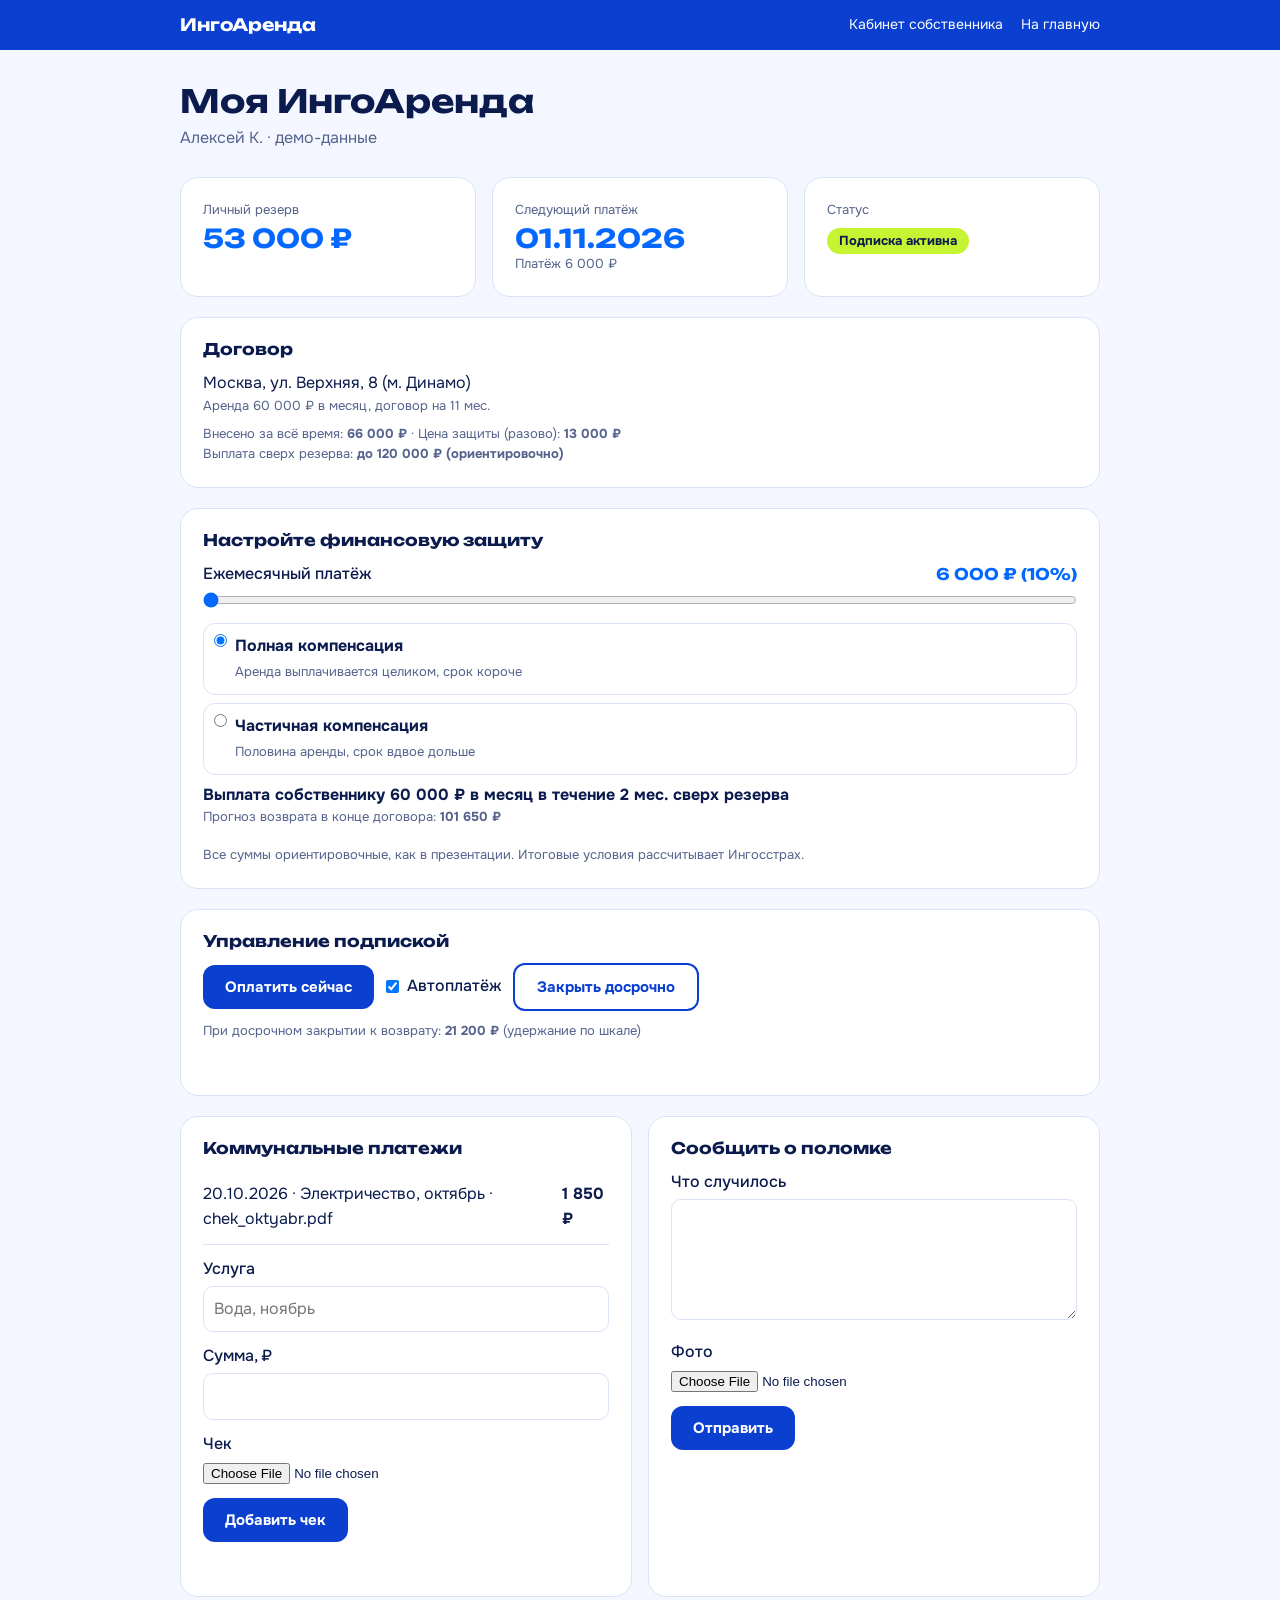
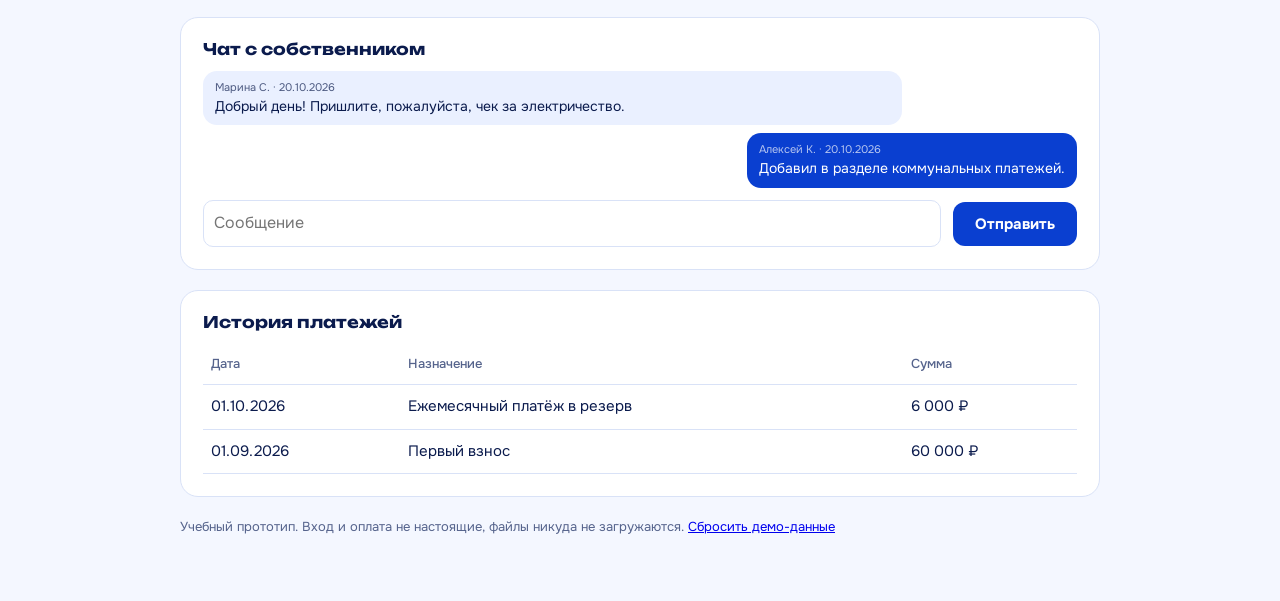
<file: tenant.html>
<!DOCTYPE html>
<html lang="ru"><head><meta charset="utf-8"><meta name="viewport" content="width=device-width, initial-scale=1">
<title>Кабинет арендатора — ИнгоАренда</title>
<link href="https://fonts.googleapis.com/css2?family=Onest:wght@400;500;700&family=Unbounded:wght@700&display=swap" rel="stylesheet">
<link rel="stylesheet" href="assets/cabinet.css"></head>
<body>
<header class="top"><div class="in"><a class="logo" href="index.html">ИнгоАренда</a>
<nav><a href="landlord.html">Кабинет собственника</a><a href="index.html">На главную</a></nav></div></header>
<main>
<h1>Моя ИнгоАренда</h1><p class="sub">Алексей К. · демо-данные</p>
<div class="grid">
<div class="card"><div class="k">Личный резерв</div><div class="v" id="saved"></div></div>
<div class="card"><div class="k">Следующий платёж</div><div class="v" id="next"></div><div class="k" id="price"></div></div>
<div class="card"><div class="k">Статус</div><div style="margin-top:8px"><span id="status"></span></div></div>
</div>
<div class="card"><h2>Договор</h2><p id="addr"></p><p class="k" id="rentline"></p>
<p class="k" style="margin-top:8px">Внесено за всё время: <b id="paid"></b> · Цена защиты (разово): <b id="prot"></b><br>Выплата сверх резерва: <b id="cover"></b></p></div>
<div class="card"><h2>Настройте финансовую защиту</h2>
<label for="mon">Ежемесячный платёж <span class="v" style="font-size:16px;float:right" id="monV"></span></label>
<input id="mon" type="range" min="6000" max="9000" step="500">
<div class="plans">
<label><input type="radio" name="plan" id="planFull" value="full"><span><b>Полная компенсация</b><br><span class="k">Аренда выплачивается целиком, срок короче</span></span></label>
<label><input type="radio" name="plan" id="planPart" value="part"><span><b>Частичная компенсация</b><br><span class="k">Половина аренды, срок вдвое дольше</span></span></label></div>
<p><b id="planOut"></b></p>
<p class="k">Прогноз возврата в конце договора: <b id="forecast"></b></p>
<p class="note">Все суммы ориентировочные, как в презентации. Итоговые условия рассчитывает Ингосстрах.</p></div>
<div class="card"><h2>Управление подпиской</h2>
<div class="row"><button class="btn" id="pay">Оплатить сейчас</button>
<label style="margin:0;display:flex;gap:8px;align-items:center"><input type="checkbox" id="autopay"> Автоплатёж</label>
<button class="btn alt" id="end">Закрыть досрочно</button></div>
<p class="k" style="margin-top:10px">При досрочном закрытии к возврату: <b id="early"></b> (удержание по шкале)</p>
<p class="msg" id="msg" role="status"></p></div>
<div class="two">
<div class="card"><h2>Коммунальные платежи</h2>
<ul class="claims" id="bills"></ul>
<form id="billForm" novalidate><label for="billT">Услуга</label><input id="billT" type="text" placeholder="Вода, ноябрь">
<label for="billA">Сумма, ₽</label><input id="billA" type="number" min="1">
<label for="billF">Чек</label><input id="billF" type="file">
<div class="row" style="margin-top:12px"><button class="btn" type="submit">Добавить чек</button></div><p class="msg" id="msg2" role="status"></p></form></div>
<div class="card"><h2>Сообщить о поломке</h2>
<form id="issueForm" novalidate><label for="issueT">Что случилось</label><textarea id="issueT" rows="4" maxlength="300"></textarea>
<label for="issueF">Фото</label><input id="issueF" type="file" accept="image/*">
<div class="row" style="margin-top:12px"><button class="btn" type="submit">Отправить</button></div><p class="msg" id="msg3" role="status"></p></form></div>
</div>
<div class="card"><h2>Чат с собственником</h2><ul class="chat" id="chat"></ul>
<form id="chatForm" class="row" novalidate><input id="chatT" type="text" placeholder="Сообщение" style="flex:1"><button class="btn" type="submit">Отправить</button></form></div>
<div class="card"><h2>История платежей</h2>
<table><thead><tr><th>Дата</th><th>Назначение</th><th>Сумма</th></tr></thead><tbody id="hist"></tbody></table></div>
<p class="note">Учебный прототип. Вход и оплата не настоящие, файлы никуда не загружаются. <a href="#" onclick="resetDemo();return false">Сбросить демо-данные</a></p>
</main>
<script src="assets/common.js"></script><script src="assets/tenant.js"></script>
</body></html>
</file>
<file: assets/cabinet.css>
:root{--ink:#0B1B4D;--ingos:#0A3FD0;--cian:#0468FF;--cyan:#3CC8FF;--lime:#C6F432;--bg:#F4F7FF;--line:#D9E2F7;--mute:#55638C;--r:18px}
*{box-sizing:border-box;margin:0}
body{font:400 16px/1.55 Onest,system-ui,sans-serif;color:var(--ink);background:var(--bg)}
h1,h2{font-family:Unbounded,Onest,sans-serif;line-height:1.2}
.top{background:var(--ingos);color:#fff}
.top .in{max-width:960px;margin:0 auto;padding:14px 20px;display:flex;justify-content:space-between;align-items:center;gap:12px;flex-wrap:wrap}
.top a{color:#fff;text-decoration:none;font-size:14px}
.top .logo{font:700 17px Unbounded,sans-serif}
.top nav{display:flex;gap:18px}
main{max-width:960px;margin:0 auto;padding:32px 20px 64px}
h1{font-size:clamp(24px,4vw,32px);margin-bottom:6px}
.sub{color:var(--mute);margin-bottom:26px}
.grid{display:grid;grid-template-columns:repeat(3,1fr);gap:16px;margin-bottom:20px}
.card{background:#fff;border:1px solid var(--line);border-radius:var(--r);padding:22px;margin-bottom:20px}
.grid .card{margin:0}
.card h2{font-size:16px;margin-bottom:12px}
.k{color:var(--mute);font-size:13px}
.v{font:700 26px Unbounded,sans-serif;color:var(--cian);margin-top:2px}
.badge{display:inline-block;padding:3px 12px;border-radius:99px;font-weight:700;font-size:13px;background:var(--lime)}
.badge.off{background:#E5E9F5;color:var(--mute)}
.badge.wait{background:#FFE9B8}
table{border-collapse:collapse;width:100%;font-size:15px}
th,td{text-align:left;padding:10px 8px;border-bottom:1px solid var(--line)}
th{color:var(--mute);font-weight:500;font-size:13px}
.btn{background:var(--ingos);color:#fff;border:0;border-radius:12px;padding:12px 22px;font:700 15px Onest,sans-serif;cursor:pointer}
.btn:hover{background:var(--cian)}
.btn.alt{background:#fff;color:var(--ingos);border:2px solid var(--ingos)}
.row{display:flex;gap:12px;flex-wrap:wrap;align-items:center}
label{display:block;font-weight:500;margin:12px 0 4px}
input[type=number],textarea{width:100%;padding:10px;border:1px solid var(--line);border-radius:10px;font:inherit}
.msg{margin-top:12px;font-size:14px;min-height:20px}
.msg.err{color:#B3341F}.msg.ok{color:#0B7A3B}
ul.claims{list-style:none;padding:0}
ul.claims li{padding:12px 0;border-bottom:1px solid var(--line);display:flex;justify-content:space-between;gap:12px}
.note{font-size:13px;color:var(--mute);margin-top:18px}
:focus-visible{outline:3px solid var(--cyan);outline-offset:2px}
@media(max-width:760px){.grid{grid-template-columns:1fr}}
.chat{list-style:none;padding:0;max-height:240px;overflow:auto;display:flex;flex-direction:column;gap:8px;margin-bottom:12px}
.chat li{max-width:80%;padding:8px 12px;border-radius:14px;background:#EAF0FF;font-size:14px}
.chat li.me{align-self:flex-end;background:var(--ingos);color:#fff}
.chat small{display:block;opacity:.7;font-size:11px}
input[type=text],select{width:100%;padding:10px;border:1px solid var(--line);border-radius:10px;font:inherit;background:#fff}
input[type=range]{width:100%;accent-color:var(--cian)}
.two{display:grid;grid-template-columns:1fr 1fr;gap:16px}
.plans label{display:flex;gap:8px;align-items:flex-start;font-weight:400;margin:8px 0;padding:10px;border:1px solid var(--line);border-radius:12px}
@media(max-width:760px){.two{grid-template-columns:1fr}}
</file>
